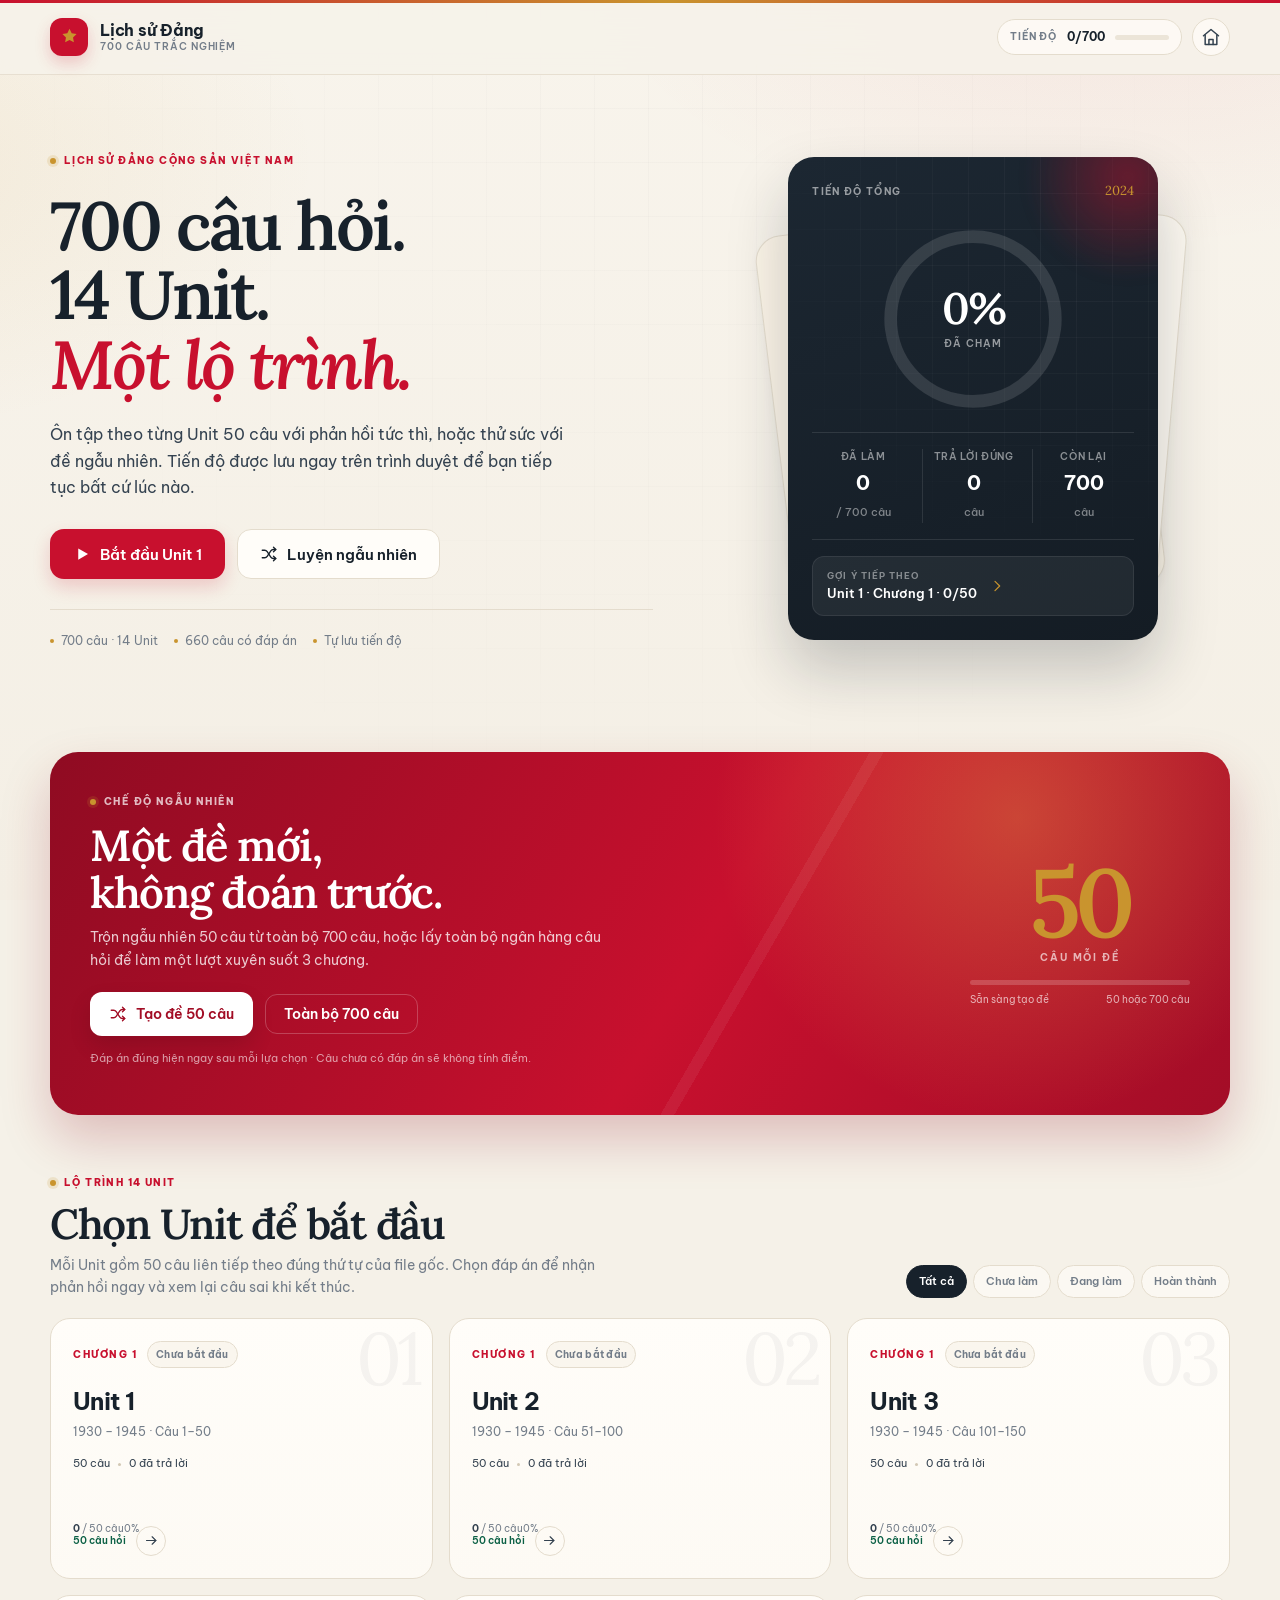
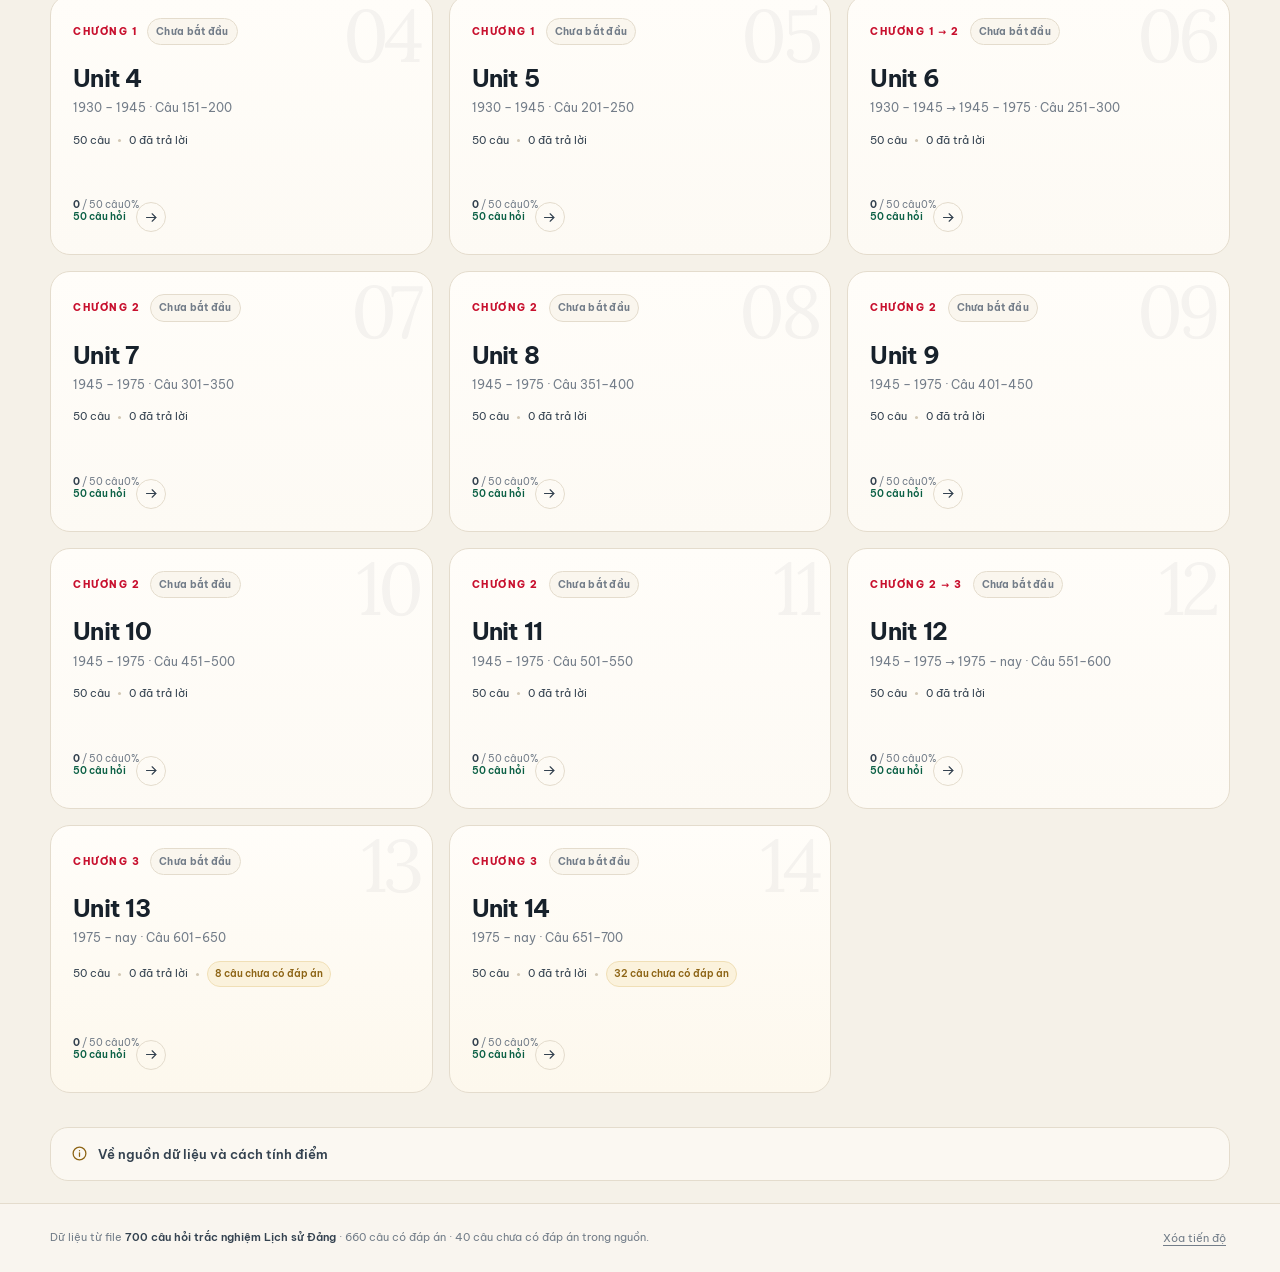
<file: index.html>
<!DOCTYPE html>
<html lang="vi">
<head>
  <meta charset="UTF-8">
  <meta name="viewport" content="width=device-width, initial-scale=1.0">
  <title>Lịch sử Đảng · 700 câu trắc nghiệm</title>
  <meta name="description" content="Ôn tập 700 câu hỏi trắc nghiệm Lịch sử Đảng Cộng sản Việt Nam theo 14 Unit, có phản hồi tức thì, chế độ ngẫu nhiên và tự lưu tiến độ.">
  <meta name="theme-color" content="#f6f2ea">
  <link rel="icon" href="data:image/svg+xml,%3Csvg xmlns='http://www.w3.org/2000/svg' viewBox='0 0 64 64'%3E%3Crect width='64' height='64' rx='14' fill='%23c8102e'/%3E%3Cpath d='M32 12l5.6 11.4 12.6 1.8-9.1 8.9 2.1 12.5L32 40.7l-11.2 5.9 2.1-12.5-9.1-8.9 12.6-1.8z' fill='%23f2c14e'/%3E%3C/svg%3E">
  <link rel="preconnect" href="https://fonts.googleapis.com">
  <link rel="preconnect" href="https://fonts.gstatic.com" crossorigin>
  <link href="https://fonts.googleapis.com/css2?family=Be+Vietnam+Pro:wght@400;500;600;700;800&family=Lora:ital,wght@0,500;0,600;1,500;1,600&display=swap" rel="stylesheet">
  <link rel="stylesheet" href="assets/styles.css">
</head>
<body>
  <div class="page-glow" aria-hidden="true"></div>

  <header class="site-header">
    <div class="container header-inner">
      <button class="brand" type="button" data-action="home" aria-label="Về trang chủ">
        <span class="brand-mark" aria-hidden="true">
          <svg viewBox="0 0 24 24" fill="none">
            <path d="M12 3.6l2.1 4.3 4.7.7-3.4 3.3.8 4.7L12 14.4l-4.2 2.2.8-4.7-3.4-3.3 4.7-.7L12 3.6z" fill="currentColor"/>
          </svg>
        </span>
        <span class="brand-text">
          <span class="brand-title">Lịch sử Đảng</span>
          <span class="brand-sub">700 câu trắc nghiệm</span>
        </span>
      </button>

      <div class="header-right">
        <button class="header-progress" type="button" data-action="home" aria-label="Tiến độ tổng">
          <span class="header-progress-label">Tiến độ</span>
          <span class="header-progress-value" id="header-progress-value">0/700</span>
          <span class="header-progress-bar" aria-hidden="true"><span id="header-progress-fill"></span></span>
        </button>
        <button class="icon-btn header-home" type="button" data-action="home" aria-label="Trang chủ">
          <span class="icon" aria-hidden="true">
            <svg viewBox="0 0 24 24" fill="none" stroke="currentColor" stroke-width="1.8" stroke-linecap="round" stroke-linejoin="round">
              <path d="M3 10.5L12 3l9 7.5"/><path d="M5 9.5V21h14V9.5"/><path d="M9.5 21v-6h5v6"/>
            </svg>
          </span>
        </button>
      </div>
    </div>
  </header>

  <main id="app" class="app" tabindex="-1"></main>

  <footer class="site-footer">
    <div class="container footer-inner">
      <p class="footer-note">
        Dữ liệu từ file <strong>700 câu hỏi trắc nghiệm Lịch sử Đảng</strong> · 660 câu có đáp án · 40 câu chưa có đáp án trong nguồn.
      </p>
      <button class="footer-reset" type="button" data-action="reset-progress">Xóa tiến độ</button>
    </div>
  </footer>

  <div id="toast-root" class="toast-root" aria-live="polite" aria-atomic="true"></div>
  <div id="modal-root"></div>

  <noscript>
    <div class="noscript">Website cần JavaScript để hoạt động. Vui lòng bật JavaScript trong trình duyệt.</div>
  </noscript>

  <script src="assets/data.js"></script>
  <script src="assets/app.js"></script>
</body>
</html>
</file>
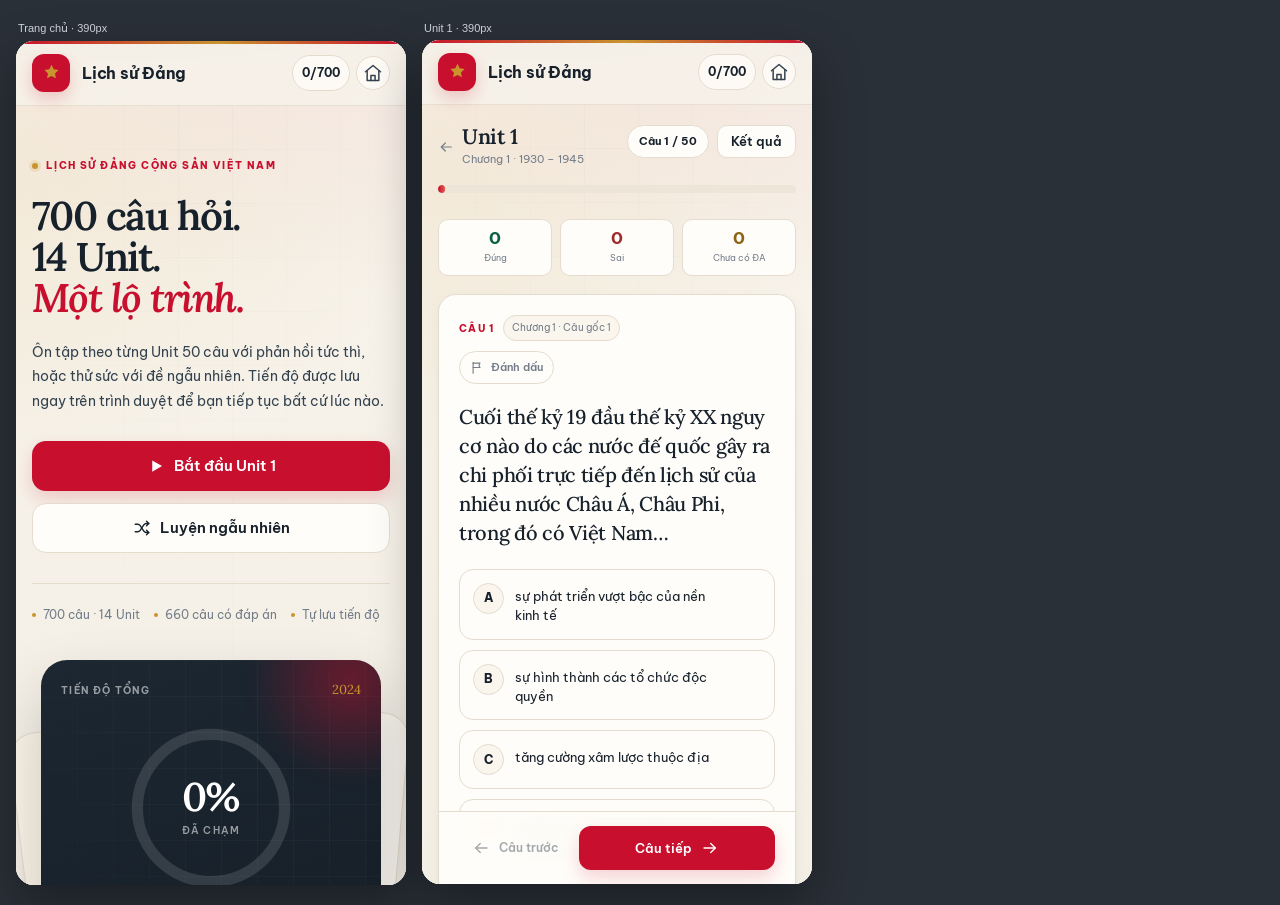
<file: _preview-mobile.html>
<!DOCTYPE html>
<html lang="vi">
<head>
  <meta charset="UTF-8">
  <title>Mobile preview</title>
  <style>
    body { margin: 0; padding: 16px; background: #2a3038; display: flex; gap: 16px; align-items: flex-start; font-family: sans-serif; }
    figure { margin: 0; }
    figcaption { color: #cfd6df; font-size: 11px; padding: 6px 2px; }
    iframe { width: 390px; height: 844px; border: 0; border-radius: 18px; background: #f5f1e8; box-shadow: 0 20px 50px rgba(0,0,0,.35); }
  </style>
</head>
<body>
  <figure><figcaption>Trang chủ · 390px</figcaption><iframe src="index.html#/" title="Trang chủ"></iframe></figure>
  <figure><figcaption>Unit 1 · 390px</figcaption><iframe src="index.html#/unit/1" title="Unit 1"></iframe></figure>
</body>
</html>
</file>
<file: assets/styles.css>
/* =========================================================
   Lịch sử Đảng — 700 câu trắc nghiệm
   Design tokens
   ========================================================= */
:root {
  --bg: #f5f1e8;
  --bg-2: #ece5d8;
  --surface: #fffdf9;
  --surface-2: #faf6ee;
  --ink: #17212b;
  --ink-2: #344250;
  --muted: #737d89;
  --muted-2: #9aa2ab;
  --line: #e4dccd;
  --line-strong: #d3c8b5;
  --red: #c8102e;
  --red-2: #a20d25;
  --red-soft: #fbe9ec;
  --gold: #c9942e;
  --gold-2: #8d6415;
  --gold-soft: #fbf2dc;
  --green: #0e7a57;
  --green-2: #0b6045;
  --green-soft: #e6f4ee;
  --danger: #c0393b;
  --danger-2: #9e2b2d;
  --danger-soft: #fbeaea;
  --blue: #2458a6;
  --blue-soft: #eaf0fa;
  --shadow-sm: 0 1px 2px rgba(23, 33, 43, 0.04), 0 6px 16px rgba(23, 33, 43, 0.045);
  --shadow-md: 0 14px 34px rgba(23, 33, 43, 0.08);
  --shadow-lg: 0 30px 70px rgba(23, 33, 43, 0.14);
  --r-lg: 26px;
  --r-md: 18px;
  --r-sm: 12px;
  --font-sans: "Be Vietnam Pro", "Segoe UI", system-ui, -apple-system, sans-serif;
  --font-serif: "Lora", Georgia, "Times New Roman", serif;
}

/* =========================================================
   Base
   ========================================================= */
*,
*::before,
*::after {
  box-sizing: border-box;
}

html {
  scroll-behavior: smooth;
}

body {
  min-height: 100vh;
  margin: 0;
  background: var(--bg);
  color: var(--ink);
  font-family: var(--font-sans);
  font-size: 15px;
  line-height: 1.6;
  -webkit-font-smoothing: antialiased;
  text-rendering: optimizeLegibility;
}

body::before {
  content: "";
  position: fixed;
  inset: 0;
  z-index: -2;
  pointer-events: none;
  background:
    radial-gradient(900px 520px at 88% -8%, rgba(200, 16, 46, 0.07), transparent 62%),
    radial-gradient(760px 440px at -12% 18%, rgba(201, 148, 46, 0.1), transparent 62%),
    linear-gradient(180deg, #f8f4ec 0%, #f4efe5 100%);
}

body::after {
  content: "";
  position: fixed;
  top: 0;
  left: 0;
  right: 0;
  height: 3px;
  z-index: 100;
  background: linear-gradient(90deg, var(--red) 0%, var(--gold) 52%, var(--red) 100%);
}

.page-glow {
  position: fixed;
  inset: 0;
  z-index: -1;
  pointer-events: none;
  background-image:
    linear-gradient(rgba(23, 33, 43, 0.022) 1px, transparent 1px),
    linear-gradient(90deg, rgba(23, 33, 43, 0.022) 1px, transparent 1px);
  background-size: 54px 54px;
  mask-image: radial-gradient(ellipse at 50% 0%, #000 0%, transparent 72%);
  -webkit-mask-image: radial-gradient(ellipse at 50% 0%, #000 0%, transparent 72%);
}

button {
  font: inherit;
}

button,
a {
  -webkit-tap-highlight-color: transparent;
}

img,
svg {
  display: block;
}

:focus-visible {
  outline: 3px solid rgba(200, 16, 46, 0.24);
  outline-offset: 2px;
}

.container {
  width: min(1180px, calc(100% - 48px));
  margin-inline: auto;
}

.app {
  min-height: calc(100vh - 74px - 90px);
  outline: none;
}

.screen {
  animation: fadeUp 0.4s cubic-bezier(0.22, 1, 0.36, 1) both;
}

.icon {
  display: inline-flex;
  width: 20px;
  height: 20px;
  flex: 0 0 auto;
}

.icon svg {
  width: 100%;
  height: 100%;
  display: block;
}

/* =========================================================
   Header
   ========================================================= */
.site-header {
  position: sticky;
  top: 0;
  z-index: 50;
  background: rgba(246, 242, 234, 0.84);
  border-bottom: 1px solid rgba(228, 220, 205, 0.85);
  backdrop-filter: blur(18px);
  -webkit-backdrop-filter: blur(18px);
}

.header-inner {
  display: flex;
  align-items: center;
  justify-content: space-between;
  gap: 20px;
  height: 74px;
}

.brand {
  display: flex;
  align-items: center;
  gap: 12px;
  padding: 0;
  border: 0;
  background: none;
  color: var(--ink);
  text-align: left;
  cursor: pointer;
}

.brand-mark {
  width: 38px;
  height: 38px;
  display: grid;
  place-items: center;
  border-radius: 12px;
  background: var(--red);
  color: var(--gold);
  box-shadow: 0 7px 16px rgba(200, 16, 46, 0.2);
}

.brand-mark svg {
  width: 25px;
  height: 25px;
}

.brand-text {
  display: flex;
  flex-direction: column;
  line-height: 1.15;
}

.brand-title {
  font-size: 16px;
  font-weight: 700;
  letter-spacing: -0.015em;
}

.brand-sub {
  margin-top: 2px;
  font-size: 10px;
  font-weight: 600;
  letter-spacing: 0.09em;
  text-transform: uppercase;
  color: var(--muted);
}

.header-right {
  display: flex;
  align-items: center;
  gap: 10px;
}

.header-progress {
  display: flex;
  align-items: center;
  gap: 10px;
  padding: 7px 12px;
  border: 1px solid var(--line);
  border-radius: 999px;
  background: rgba(255, 253, 249, 0.72);
  color: var(--ink);
  cursor: pointer;
  transition: background 0.18s ease, border-color 0.18s ease;
}

.header-progress:hover {
  border-color: var(--line-strong);
  background: var(--surface);
}

.header-progress-label {
  font-size: 10px;
  font-weight: 700;
  letter-spacing: 0.08em;
  text-transform: uppercase;
  color: var(--muted);
}

.header-progress-value {
  font-size: 12px;
  font-weight: 700;
  font-variant-numeric: tabular-nums;
}

.header-progress-bar {
  width: 54px;
  height: 5px;
  overflow: hidden;
  border-radius: 999px;
  background: var(--bg-2);
}

.header-progress-bar span {
  display: block;
  width: 0;
  height: 100%;
  border-radius: inherit;
  background: linear-gradient(90deg, var(--red), var(--gold));
  transition: width 0.5s cubic-bezier(0.22, 1, 0.36, 1);
}

.icon-btn {
  width: 38px;
  height: 38px;
  display: grid;
  place-items: center;
  border: 1px solid var(--line);
  border-radius: 50%;
  background: rgba(255, 253, 249, 0.72);
  color: var(--ink-2);
  cursor: pointer;
  transition: background 0.18s ease, border-color 0.18s ease, color 0.18s ease;
}

.icon-btn:hover {
  border-color: var(--line-strong);
  background: var(--surface);
  color: var(--red);
}

/* =========================================================
   Buttons & labels
   ========================================================= */
.btn {
  display: inline-flex;
  align-items: center;
  justify-content: center;
  gap: 9px;
  padding: 12px 18px;
  border: 1px solid transparent;
  border-radius: 12px;
  font-size: 14px;
  font-weight: 600;
  line-height: 1;
  text-decoration: none;
  white-space: nowrap;
  cursor: pointer;
  transition: background 0.18s ease, border-color 0.18s ease, color 0.18s ease,
    transform 0.18s ease, box-shadow 0.18s ease;
}

.btn .icon {
  width: 18px;
  height: 18px;
}

.btn-primary {
  background: var(--red);
  color: #fff;
  box-shadow: 0 8px 18px rgba(200, 16, 46, 0.18);
}

.btn-primary:hover {
  background: var(--red-2);
  transform: translateY(-1px);
  box-shadow: 0 12px 24px rgba(200, 16, 46, 0.24);
}

.btn-secondary {
  border-color: var(--line);
  background: var(--surface);
  color: var(--ink);
}

.btn-secondary:hover {
  border-color: var(--line-strong);
  background: var(--surface-2);
}

.btn-ghost {
  border-color: transparent;
  background: transparent;
  color: var(--ink-2);
}

.btn-ghost:hover {
  background: rgba(23, 33, 43, 0.055);
  color: var(--ink);
}

.btn-danger {
  background: var(--danger);
  color: #fff;
}

.btn-danger:hover {
  background: var(--danger-2);
}

.btn-lg {
  padding: 15px 22px;
  border-radius: 14px;
  font-size: 15px;
}

.btn-sm {
  padding: 9px 13px;
  border-radius: 10px;
  font-size: 12.5px;
}

.btn-block {
  width: 100%;
}

.btn:disabled {
  opacity: 0.45;
  cursor: not-allowed;
  transform: none !important;
  box-shadow: none;
}

.eyebrow {
  display: inline-flex;
  align-items: center;
  gap: 8px;
  font-size: 10px;
  font-weight: 800;
  letter-spacing: 0.14em;
  text-transform: uppercase;
  color: var(--red);
}

.eyebrow .dot {
  width: 6px;
  height: 6px;
  border-radius: 50%;
  background: var(--gold);
  box-shadow: 0 0 0 3px rgba(201, 148, 46, 0.16);
}

/* =========================================================
   Home — hero
   ========================================================= */
.hero {
  display: grid;
  grid-template-columns: minmax(0, 1.08fr) minmax(340px, 0.92fr);
  gap: 64px;
  align-items: center;
  padding: 72px 0 54px;
}

.hero-copy {
  max-width: 630px;
}

.hero-title {
  margin: 20px 0 22px;
  font-family: var(--font-serif);
  font-size: clamp(44px, 5.4vw, 68px);
  font-weight: 600;
  line-height: 1.02;
  letter-spacing: -0.038em;
}

.hero-title em {
  color: var(--red);
  font-style: italic;
}

.hero-desc {
  max-width: 520px;
  margin: 0 0 28px;
  color: var(--ink-2);
  font-size: 15.5px;
  line-height: 1.72;
}

.hero-actions {
  display: flex;
  flex-wrap: wrap;
  gap: 12px;
}

.hero-meta {
  display: flex;
  flex-wrap: wrap;
  gap: 16px;
  margin-top: 30px;
  padding-top: 22px;
  border-top: 1px solid var(--line);
  color: var(--muted);
  font-size: 11.5px;
}

.hero-meta span {
  display: inline-flex;
  align-items: center;
  gap: 7px;
}

.hero-meta span::before {
  content: "";
  width: 4px;
  height: 4px;
  border-radius: 50%;
  background: var(--gold);
}

.hero-visual {
  position: relative;
  min-height: 430px;
  display: flex;
  align-items: center;
  justify-content: center;
}

.hero-card-back {
  position: absolute;
  width: min(100%, 370px);
  height: 392px;
  border: 1px solid var(--line);
  border-radius: 26px;
  background: var(--surface);
  box-shadow: var(--shadow-sm);
}

.hero-card-back--1 {
  transform: rotate(-7deg) translate(-14px, 10px);
  background: #fbf4e7;
}

.hero-card-back--2 {
  transform: rotate(5deg) translate(14px, -4px);
  background: #fdf9f1;
}

.hero-card {
  position: relative;
  width: min(100%, 370px);
  min-height: 400px;
  padding: 24px;
  overflow: hidden;
  border-radius: 26px;
  background: linear-gradient(160deg, #1c2732 0%, #141c24 100%);
  color: #fff;
  box-shadow: 0 30px 60px rgba(23, 33, 43, 0.22);
}

.hero-card::before {
  content: "";
  position: absolute;
  inset: 0;
  pointer-events: none;
  background-image:
    linear-gradient(rgba(255, 255, 255, 0.045) 1px, transparent 1px),
    linear-gradient(90deg, rgba(255, 255, 255, 0.045) 1px, transparent 1px);
  background-size: 36px 36px;
  mask-image: radial-gradient(circle at 70% 20%, #000 0%, transparent 70%);
  -webkit-mask-image: radial-gradient(circle at 70% 20%, #000 0%, transparent 70%);
}

.hero-card::after {
  content: "";
  position: absolute;
  top: -90px;
  right: -80px;
  width: 220px;
  height: 220px;
  pointer-events: none;
  border-radius: 50%;
  background: radial-gradient(circle, rgba(200, 16, 46, 0.45), transparent 65%);
  filter: blur(8px);
}

.hero-card-top {
  position: relative;
  z-index: 1;
  display: flex;
  align-items: center;
  justify-content: space-between;
}

.hero-card-label {
  color: rgba(255, 255, 255, 0.55);
  font-size: 9.5px;
  font-weight: 700;
  letter-spacing: 0.14em;
  text-transform: uppercase;
}

.hero-card-year {
  color: var(--gold);
  font-family: var(--font-serif);
  font-size: 13px;
}

.hero-ring {
  position: relative;
  z-index: 1;
  width: 190px;
  height: 190px;
  margin: 22px auto 18px;
  display: grid;
  place-items: center;
}

.hero-ring svg {
  position: absolute;
  inset: 0;
  width: 100%;
  height: 100%;
  transform: rotate(-90deg);
}

.hero-ring .ring-track {
  fill: none;
  stroke: rgba(255, 255, 255, 0.12);
  stroke-width: 8;
}

.hero-ring .ring-value {
  fill: none;
  stroke: var(--gold);
  stroke-width: 8;
  stroke-linecap: round;
  transition: stroke-dashoffset 1s cubic-bezier(0.22, 1, 0.36, 1);
}

.hero-ring-label {
  text-align: center;
}

.hero-ring-label strong {
  display: block;
  font-family: var(--font-serif);
  font-size: 44px;
  font-weight: 600;
  line-height: 1;
  letter-spacing: -0.04em;
}

.hero-ring-label span {
  display: block;
  margin-top: 6px;
  color: rgba(255, 255, 255, 0.55);
  font-size: 9.5px;
  font-weight: 600;
  letter-spacing: 0.12em;
  text-transform: uppercase;
}

.hero-card-stats {
  position: relative;
  z-index: 1;
  display: grid;
  grid-template-columns: repeat(3, 1fr);
  gap: 8px;
  padding: 16px 0;
  border-top: 1px solid rgba(255, 255, 255, 0.1);
  border-bottom: 1px solid rgba(255, 255, 255, 0.1);
}

.hero-stat {
  text-align: center;
}

.hero-stat + .hero-stat {
  border-left: 1px solid rgba(255, 255, 255, 0.1);
}

.hero-stat span {
  display: block;
  color: rgba(255, 255, 255, 0.5);
  font-size: 9.5px;
  font-weight: 600;
  letter-spacing: 0.07em;
  text-transform: uppercase;
}

.hero-stat strong {
  display: block;
  margin-top: 3px;
  font-size: 20px;
  font-weight: 700;
  font-variant-numeric: tabular-nums;
}

.hero-stat small {
  color: rgba(255, 255, 255, 0.45);
  font-size: 11px;
  font-weight: 500;
}

.hero-card-next {
  position: relative;
  z-index: 1;
  display: flex;
  align-items: center;
  gap: 12px;
  margin-top: 16px;
  padding: 12px 14px;
  border: 1px solid rgba(255, 255, 255, 0.08);
  border-radius: 12px;
  background: rgba(255, 255, 255, 0.06);
}

.hero-card-next-label {
  color: rgba(255, 255, 255, 0.45);
  font-size: 9px;
  font-weight: 700;
  letter-spacing: 0.12em;
  text-transform: uppercase;
}

.hero-card-next-title {
  flex: 1;
  min-width: 0;
  overflow: hidden;
  text-overflow: ellipsis;
  white-space: nowrap;
  font-size: 12.5px;
  font-weight: 600;
}

.hero-card-next .icon {
  width: 16px;
  height: 16px;
  color: var(--gold);
}

/* =========================================================
   Random banner
   ========================================================= */
.random-banner {
  position: relative;
  display: grid;
  grid-template-columns: minmax(0, 1fr) 220px;
  gap: 28px;
  align-items: center;
  margin: 48px 0 54px;
  padding: 36px 40px;
  overflow: hidden;
  border-radius: 28px;
  background: linear-gradient(120deg, #8f0b22 0%, #c8102e 55%, #a30d27 100%);
  color: #fff;
  box-shadow: 0 24px 50px rgba(143, 11, 34, 0.22);
}

.random-banner::before {
  content: "";
  position: absolute;
  inset: 0;
  pointer-events: none;
  background:
    radial-gradient(circle at 82% 18%, rgba(242, 193, 78, 0.3), transparent 30%),
    linear-gradient(120deg, transparent 0 59%, rgba(255, 255, 255, 0.06) 59% 60%, transparent 60%);
}

.random-copy {
  position: relative;
  z-index: 1;
  max-width: 640px;
}

.random-eyebrow {
  color: rgba(255, 255, 255, 0.72);
}

.random-eyebrow .dot {
  background: var(--gold);
}

.random-title {
  margin: 10px 0;
  font-family: var(--font-serif);
  font-size: clamp(30px, 3.4vw, 44px);
  font-weight: 600;
  line-height: 1.08;
  letter-spacing: -0.03em;
}

.random-desc {
  max-width: 530px;
  margin: 0 0 20px;
  color: rgba(255, 255, 255, 0.78);
  font-size: 13.5px;
  line-height: 1.7;
}

.random-actions {
  display: flex;
  flex-wrap: wrap;
  align-items: center;
  gap: 12px;
}

.random-actions .btn-primary {
  background: #fff;
  color: var(--red-2);
  box-shadow: 0 10px 22px rgba(0, 0, 0, 0.12);
}

.random-actions .btn-primary:hover {
  background: #fff7e8;
  color: var(--red-2);
}

.random-actions .btn-ghost {
  border-color: rgba(255, 255, 255, 0.22);
  color: #fff;
}

.random-actions .btn-ghost:hover {
  background: rgba(255, 255, 255, 0.1);
}

.random-note {
  margin-top: 14px;
  color: rgba(255, 255, 255, 0.6);
  font-size: 11px;
}

.random-visual {
  position: relative;
  z-index: 1;
  display: flex;
  flex-direction: column;
  align-items: center;
  justify-content: center;
}

.random-number {
  color: var(--gold);
  font-family: var(--font-serif);
  font-size: 96px;
  font-weight: 600;
  line-height: 0.9;
  letter-spacing: -0.06em;
}

.random-number small {
  display: block;
  margin-top: 8px;
  color: rgba(255, 255, 255, 0.65);
  font-family: var(--font-sans);
  font-size: 10px;
  font-weight: 700;
  letter-spacing: 0.18em;
  text-align: center;
  text-transform: uppercase;
}

.random-progress {
  width: 100%;
  margin-top: 18px;
}

.random-progress-bar {
  height: 5px;
  overflow: hidden;
  border-radius: 999px;
  background: rgba(255, 255, 255, 0.18);
}

.random-progress-bar span {
  display: block;
  height: 100%;
  border-radius: inherit;
  background: var(--gold);
}

.random-progress-text {
  display: flex;
  justify-content: space-between;
  gap: 10px;
  margin-top: 7px;
  color: rgba(255, 255, 255, 0.65);
  font-size: 10px;
}

/* =========================================================
   Unit section
   ========================================================= */
.units-section {
  padding-bottom: 22px;
}

.section-head {
  display: flex;
  align-items: flex-end;
  justify-content: space-between;
  gap: 24px;
  margin-bottom: 22px;
}

.section-title {
  margin: 8px 0;
  font-family: var(--font-serif);
  font-size: clamp(30px, 3.4vw, 42px);
  font-weight: 600;
  line-height: 1.1;
  letter-spacing: -0.03em;
}

.section-desc {
  max-width: 570px;
  margin: 0;
  color: var(--muted);
  font-size: 13.5px;
}

.units-head {
  display: flex;
  align-items: flex-end;
  justify-content: space-between;
  gap: 20px;
  margin-bottom: 20px;
}

.filter-pills {
  display: flex;
  flex-wrap: wrap;
  gap: 6px;
}

.filter-pill {
  padding: 7px 12px;
  border: 1px solid var(--line);
  border-radius: 999px;
  background: rgba(255, 253, 249, 0.6);
  color: var(--muted);
  font-size: 11px;
  font-weight: 600;
  cursor: pointer;
  transition: background 0.18s ease, border-color 0.18s ease, color 0.18s ease;
}

.filter-pill:hover {
  border-color: var(--line-strong);
  color: var(--ink);
}

.filter-pill.is-active {
  border-color: var(--ink);
  background: var(--ink);
  color: #fff;
}

.unit-grid {
  display: grid;
  grid-template-columns: repeat(3, minmax(0, 1fr));
  gap: 16px;
}

.unit-card {
  position: relative;
  display: flex;
  flex-direction: column;
  min-height: 218px;
  padding: 22px;
  overflow: hidden;
  border: 1px solid var(--line);
  border-radius: 20px;
  background: linear-gradient(180deg, var(--surface) 0%, #fdfaf4 100%);
  color: var(--ink);
  text-align: left;
  cursor: pointer;
  transition: transform 0.2s ease, box-shadow 0.2s ease, border-color 0.2s ease;
}

.unit-card:hover {
  transform: translateY(-3px);
  border-color: #d9c9b4;
  box-shadow: 0 18px 36px rgba(23, 33, 43, 0.09);
}

.unit-card:hover .unit-arrow {
  transform: translateX(2px);
  border-color: var(--red);
  background: var(--red);
  color: #fff;
}

.unit-card.is-complete {
  border-color: #cfe5da;
}

.unit-card.is-complete .unit-progress-bar span {
  background: linear-gradient(90deg, var(--green), #28a57b);
}

.unit-card.is-doing {
  border-color: #d9d3c6;
}

.unit-card.is-missing {
  background: linear-gradient(180deg, #fffdf9 0%, #fdf8ed 100%);
}

.unit-watermark {
  position: absolute;
  top: 2px;
  right: 12px;
  pointer-events: none;
  color: rgba(23, 33, 43, 0.045);
  font-family: var(--font-serif);
  font-size: 74px;
  line-height: 1;
  letter-spacing: -0.06em;
}

.unit-card-top {
  position: relative;
  z-index: 1;
  display: flex;
  align-items: center;
  justify-content: space-between;
  gap: 10px;
}

.unit-kicker {
  color: var(--red);
  font-size: 9.5px;
  font-weight: 800;
  letter-spacing: 0.16em;
  text-transform: uppercase;
}

.unit-status {
  padding: 5px 8px;
  border: 1px solid var(--line);
  border-radius: 999px;
  background: var(--surface-2);
  color: var(--muted);
  font-size: 9.5px;
  font-weight: 700;
  letter-spacing: 0.03em;
  white-space: nowrap;
}

.unit-status.is-doing {
  border-color: #cfdcf3;
  background: var(--blue-soft);
  color: var(--blue);
}

.unit-status.is-done {
  border-color: #c8e8dc;
  background: var(--green-soft);
  color: var(--green-2);
}

.unit-title {
  position: relative;
  z-index: 1;
  margin: 14px 0 2px;
  font-size: 24px;
  font-weight: 700;
  letter-spacing: -0.03em;
}

.unit-sub {
  position: relative;
  z-index: 1;
  margin: 0;
  color: var(--muted);
  font-size: 11.5px;
}

.unit-meta {
  position: relative;
  z-index: 1;
  display: flex;
  flex-wrap: wrap;
  align-items: center;
  gap: 8px;
  margin-top: 14px;
  color: var(--ink-2);
  font-size: 11px;
}

.unit-meta .dot-sep {
  width: 3px;
  height: 3px;
  border-radius: 50%;
  background: var(--line-strong);
}

.unit-progress {
  position: relative;
  z-index: 1;
  margin-top: auto;
  padding-top: 18px;
}

.unit-progress-bar {
  height: 6px;
  overflow: hidden;
  border-radius: 999px;
  background: var(--bg-2);
}

.unit-progress-bar span {
  display: block;
  height: 100%;
  border-radius: inherit;
  background: linear-gradient(90deg, var(--red), #e05a4e);
  transition: width 0.5s cubic-bezier(0.22, 1, 0.36, 1);
}

.unit-progress-text {
  display: flex;
  align-items: center;
  justify-content: space-between;
  margin-top: 7px;
  color: var(--muted);
  font-size: 10px;
  font-variant-numeric: tabular-nums;
}

.unit-progress-text strong {
  color: var(--ink-2);
  font-weight: 700;
}

.unit-footer {
  position: relative;
  z-index: 1;
  display: flex;
  align-items: center;
  justify-content: space-between;
  gap: 10px;
  min-height: 30px;
  margin-top: 12px;
}

.unit-best {
  color: var(--green-2);
  font-size: 10px;
  font-weight: 600;
}

.unit-missing {
  display: inline-flex;
  align-items: center;
  gap: 4px;
  padding: 4px 7px;
  border: 1px solid #f0dfb6;
  border-radius: 999px;
  background: var(--gold-soft);
  color: var(--gold-2);
  font-size: 9.5px;
  font-weight: 600;
}

.unit-arrow {
  width: 30px;
  height: 30px;
  display: grid;
  place-items: center;
  flex: 0 0 auto;
  border: 1px solid var(--line);
  border-radius: 50%;
  color: var(--ink-2);
  transition: transform 0.18s ease, background 0.18s ease, border-color 0.18s ease,
    color 0.18s ease;
}

.unit-arrow .icon {
  width: 15px;
  height: 15px;
}

/* =========================================================
   Source note
   ========================================================= */
.source-note {
  margin-top: 34px;
  overflow: hidden;
  border: 1px solid var(--line);
  border-radius: 18px;
  background: rgba(255, 253, 249, 0.6);
}

.source-note summary {
  display: flex;
  align-items: center;
  gap: 10px;
  padding: 16px 20px;
  color: var(--ink-2);
  font-size: 12.5px;
  font-weight: 600;
  list-style: none;
  cursor: pointer;
}

.source-note summary::-webkit-details-marker {
  display: none;
}

.source-note summary .icon {
  width: 17px;
  height: 17px;
  color: var(--gold-2);
}

.source-note[open] summary {
  border-bottom: 1px solid var(--line);
}

.source-note-content {
  display: grid;
  gap: 14px;
  padding: 18px 20px 20px;
}

.source-note-grid {
  display: grid;
  grid-template-columns: repeat(3, 1fr);
  gap: 10px;
}

.source-stat {
  padding: 12px 14px;
  border: 1px solid var(--line);
  border-radius: 12px;
  background: var(--surface-2);
}

.source-stat strong {
  display: block;
  font-size: 20px;
  line-height: 1;
  font-variant-numeric: tabular-nums;
}

.source-stat span {
  display: block;
  margin-top: 4px;
  color: var(--muted);
  font-size: 10px;
}

.source-note p {
  margin: 0;
  color: var(--muted);
  font-size: 12px;
  line-height: 1.7;
}

.source-note p strong {
  color: var(--ink-2);
  font-weight: 600;
}

/* =========================================================
   Quiz
   ========================================================= */
.quiz-screen {
  padding: 30px 0 70px;
}

.quiz-top {
  display: flex;
  align-items: center;
  justify-content: space-between;
  gap: 18px;
  margin-bottom: 16px;
}

.quiz-top-left {
  display: flex;
  align-items: center;
  gap: 14px;
  min-width: 0;
}

.quiz-back {
  display: inline-flex;
  align-items: center;
  gap: 6px;
  padding: 6px 0;
  border: 0;
  background: transparent;
  color: var(--muted);
  font-size: 12px;
  font-weight: 600;
  cursor: pointer;
}

.quiz-back:hover {
  color: var(--ink);
}

.quiz-back .icon {
  width: 16px;
  height: 16px;
}

.quiz-heading {
  min-width: 0;
}

.quiz-title {
  margin: 0;
  font-family: var(--font-serif);
  font-size: 24px;
  font-weight: 600;
  line-height: 1.15;
  letter-spacing: -0.02em;
}

.quiz-sub {
  margin: 2px 0 0;
  color: var(--muted);
  font-size: 11px;
}

.quiz-top-right {
  display: flex;
  align-items: center;
  gap: 8px;
}

.quiz-counter {
  padding: 7px 11px;
  border: 1px solid var(--line);
  border-radius: 999px;
  background: var(--surface);
  font-size: 11.5px;
  font-weight: 700;
  font-variant-numeric: tabular-nums;
  white-space: nowrap;
}

.quiz-nav-btn {
  display: none;
}

.quiz-progress {
  height: 8px;
  margin-bottom: 26px;
  overflow: hidden;
  border-radius: 999px;
  background: var(--bg-2);
}

.quiz-progress span {
  display: block;
  height: 100%;
  border-radius: inherit;
  background: linear-gradient(90deg, var(--red), #e05a4e);
  transition: width 0.45s cubic-bezier(0.22, 1, 0.36, 1);
}

.quiz-layout {
  display: grid;
  grid-template-columns: minmax(0, 1fr) 286px;
  gap: 24px;
  align-items: start;
}

.quiz-main {
  min-width: 0;
}

.question-card {
  position: relative;
  padding: 30px;
  border: 1px solid var(--line);
  border-radius: 24px;
  background: var(--surface);
  box-shadow: var(--shadow-sm);
}

.question-top {
  display: flex;
  align-items: flex-start;
  justify-content: space-between;
  gap: 16px;
  margin-bottom: 18px;
}

.question-tags {
  display: flex;
  flex-wrap: wrap;
  align-items: center;
  gap: 8px;
}

.question-kicker {
  color: var(--red);
  font-size: 9.5px;
  font-weight: 800;
  letter-spacing: 0.14em;
  text-transform: uppercase;
}

.chapter-tag {
  padding: 4px 8px;
  border: 1px solid var(--line);
  border-radius: 999px;
  background: var(--surface-2);
  color: var(--muted);
  font-size: 10px;
}

.source-tag {
  padding: 4px 8px;
  border: 1px solid #f0dfb6;
  border-radius: 999px;
  background: var(--gold-soft);
  color: var(--gold-2);
  font-size: 9.5px;
  font-weight: 600;
}

.mark-btn {
  display: inline-flex;
  align-items: center;
  gap: 6px;
  flex: 0 0 auto;
  padding: 7px 10px;
  border: 1px solid var(--line);
  border-radius: 999px;
  background: var(--surface);
  color: var(--muted);
  font-size: 10.5px;
  font-weight: 600;
  cursor: pointer;
  transition: background 0.18s ease, border-color 0.18s ease, color 0.18s ease;
}

.mark-btn:hover,
.mark-btn.is-marked {
  border-color: #e6d3a8;
  background: var(--gold-soft);
  color: var(--gold-2);
}

.mark-btn .icon {
  width: 15px;
  height: 15px;
}

.question-text {
  margin: 0 0 22px;
  color: var(--ink);
  font-family: var(--font-serif);
  font-size: clamp(20px, 2.2vw, 25px);
  font-weight: 500;
  line-height: 1.42;
  letter-spacing: -0.015em;
}

.question-hint {
  display: flex;
  align-items: center;
  gap: 7px;
  margin: -10px 0 16px;
  color: var(--muted);
  font-size: 11px;
}

.question-hint .icon {
  width: 14px;
  height: 14px;
  color: var(--gold-2);
}

.options {
  display: grid;
  gap: 10px;
}

.option {
  position: relative;
  display: flex;
  align-items: flex-start;
  gap: 14px;
  width: 100%;
  padding: 15px 16px;
  border: 1px solid var(--line);
  border-radius: 14px;
  background: var(--surface);
  color: var(--ink);
  text-align: left;
  cursor: pointer;
  transition: border-color 0.18s ease, background 0.18s ease, transform 0.18s ease,
    box-shadow 0.18s ease;
}

.option:hover:not(:disabled) {
  border-color: #cdbfa9;
  transform: translateY(-1px);
  box-shadow: 0 6px 14px rgba(23, 33, 43, 0.05);
}

.option:disabled {
  cursor: default;
}

.option-letter {
  width: 34px;
  height: 34px;
  display: grid;
  place-items: center;
  flex: 0 0 auto;
  border: 1px solid var(--line);
  border-radius: 50%;
  background: var(--surface-2);
  font-size: 12.5px;
  font-weight: 800;
  transition: background 0.18s ease, border-color 0.18s ease, color 0.18s ease;
}

.option-text {
  flex: 1;
  padding-top: 5px;
  font-size: 13.5px;
  line-height: 1.55;
}

.option-mark {
  width: 20px;
  height: 20px;
  display: grid;
  place-items: center;
  flex: 0 0 auto;
  margin-top: 6px;
  opacity: 0;
  transform: scale(0.7);
  transition: opacity 0.18s ease, transform 0.18s ease;
}

.option-mark .icon {
  width: 18px;
  height: 18px;
}

.option.is-correct {
  border-color: #9ed6c1;
  background: var(--green-soft);
}

.option.is-correct .option-letter {
  border-color: var(--green);
  background: var(--green);
  color: #fff;
}

.option.is-correct .option-mark {
  opacity: 1;
  transform: scale(1);
  color: var(--green-2);
}

.option.is-wrong {
  border-color: #e7b3b4;
  background: var(--danger-soft);
}

.option.is-wrong .option-letter {
  border-color: var(--danger);
  background: var(--danger);
  color: #fff;
}

.option.is-wrong .option-mark {
  opacity: 1;
  transform: scale(1);
  color: var(--danger-2);
}

.option.is-dim {
  opacity: 0.52;
}

.option.is-unscored {
  border-color: #e8cd8d;
  background: var(--gold-soft);
}

.option.is-unscored .option-letter {
  border-color: var(--gold);
  background: var(--gold);
  color: #fff;
}

.option.is-unscored .option-mark {
  opacity: 1;
  transform: scale(1);
  color: var(--gold-2);
}

.feedback {
  display: flex;
  gap: 13px;
  margin-top: 18px;
  padding: 16px 17px;
  border: 1px solid;
  border-radius: 14px;
  animation: pop 0.25s ease both;
}

.feedback--correct {
  border-color: #c8e8dc;
  background: var(--green-soft);
}

.feedback--wrong {
  border-color: #efcaca;
  background: var(--danger-soft);
}

.feedback--unscored {
  border-color: #f0dfb6;
  background: var(--gold-soft);
}

.feedback-icon {
  width: 30px;
  height: 30px;
  display: grid;
  place-items: center;
  flex: 0 0 auto;
  border-radius: 50%;
}

.feedback--correct .feedback-icon {
  background: var(--green);
  color: #fff;
}

.feedback--wrong .feedback-icon {
  background: var(--danger);
  color: #fff;
}

.feedback--unscored .feedback-icon {
  background: var(--gold);
  color: #fff;
}

.feedback-icon .icon {
  width: 17px;
  height: 17px;
}

.feedback-body {
  min-width: 0;
}

.feedback-title {
  margin: 0 0 3px;
  font-size: 13px;
  font-weight: 700;
}

.feedback--correct .feedback-title {
  color: var(--green-2);
}

.feedback--wrong .feedback-title {
  color: var(--danger-2);
}

.feedback--unscored .feedback-title {
  color: var(--gold-2);
}

.feedback-text {
  margin: 0;
  color: var(--ink-2);
  font-size: 12px;
  line-height: 1.65;
}

.feedback-text strong {
  color: var(--ink);
}

.feedback-note {
  display: block;
  margin-top: 5px;
  color: var(--muted);
  font-size: 10px;
}

.quiz-actions {
  display: flex;
  align-items: center;
  justify-content: space-between;
  gap: 12px;
  margin-top: 22px;
  padding-top: 20px;
  border-top: 1px solid var(--line);
}

.quiz-actions-left,
.quiz-actions-right {
  display: flex;
  align-items: center;
  gap: 10px;
}

.keyboard-hint {
  display: flex;
  align-items: center;
  gap: 6px;
  color: var(--muted-2);
  font-size: 10px;
}

.keyboard-hint kbd {
  padding: 2px 5px;
  border: 1px solid var(--line);
  border-bottom-width: 2px;
  border-radius: 4px;
  background: var(--surface-2);
  color: var(--ink-2);
  font-family: var(--font-sans);
  font-size: 9px;
  font-weight: 700;
}

.quiz-sidebar {
  position: sticky;
  top: 96px;
  display: grid;
  gap: 14px;
}

.sidebar-card {
  padding: 18px;
  border: 1px solid var(--line);
  border-radius: 18px;
  background: var(--surface);
  box-shadow: var(--shadow-sm);
}

.sidebar-title {
  display: flex;
  align-items: center;
  justify-content: space-between;
  gap: 10px;
  margin-bottom: 13px;
  color: var(--muted);
  font-size: 9.5px;
  font-weight: 800;
  letter-spacing: 0.12em;
  text-transform: uppercase;
}

.sidebar-title span {
  color: var(--ink);
  font-size: 10.5px;
  font-weight: 600;
  letter-spacing: 0;
  text-transform: none;
}

.sidebar-progress {
  margin-bottom: 14px;
}

.sidebar-progress-bar {
  height: 5px;
  overflow: hidden;
  border-radius: 999px;
  background: var(--bg-2);
}

.sidebar-progress-bar span {
  display: block;
  height: 100%;
  border-radius: inherit;
  background: var(--red);
}

.sidebar-progress-text {
  display: flex;
  justify-content: space-between;
  margin-top: 5px;
  color: var(--muted);
  font-size: 9.5px;
}

.sidebar-stats {
  display: grid;
  grid-template-columns: repeat(3, 1fr);
  gap: 6px;
}

.sidebar-stat {
  padding: 8px 6px;
  border-radius: 9px;
  background: var(--surface-2);
  text-align: center;
}

.sidebar-stat strong {
  display: block;
  font-size: 15px;
  line-height: 1;
  font-variant-numeric: tabular-nums;
}

.sidebar-stat span {
  display: block;
  margin-top: 4px;
  color: var(--muted);
  font-size: 8.5px;
}

.sidebar-stat--correct strong {
  color: var(--green-2);
}

.sidebar-stat--wrong strong {
  color: var(--danger-2);
}

.sidebar-stat--unscored strong {
  color: var(--gold-2);
}

.nav-grid {
  display: grid;
  grid-template-columns: repeat(5, 1fr);
  gap: 6px;
}

.nav-dot {
  position: relative;
  aspect-ratio: 1;
  border: 1px solid var(--line);
  border-radius: 8px;
  background: var(--surface);
  color: var(--muted);
  font-size: 10px;
  font-weight: 700;
  font-variant-numeric: tabular-nums;
  cursor: pointer;
  transition: transform 0.15s ease, border-color 0.15s ease, background 0.15s ease,
    color 0.15s ease;
}

.nav-dot:hover {
  transform: translateY(-1px);
  border-color: var(--line-strong);
  color: var(--ink);
}

.nav-dot.is-correct {
  border-color: #c8e8dc;
  background: var(--green-soft);
  color: var(--green-2);
}

.nav-dot.is-wrong {
  border-color: #efcaca;
  background: var(--danger-soft);
  color: var(--danger-2);
}

.nav-dot.is-unscored {
  border-color: #f0dfb6;
  background: var(--gold-soft);
  color: var(--gold-2);
}

.nav-dot.is-current {
  border-color: var(--ink);
  box-shadow: 0 0 0 2px var(--ink);
}

.nav-dot.is-marked::after {
  content: "";
  position: absolute;
  top: 3px;
  right: 3px;
  width: 4px;
  height: 4px;
  border-radius: 50%;
  background: var(--gold);
}

.nav-legend {
  display: flex;
  flex-wrap: wrap;
  gap: 8px 12px;
  margin-top: 12px;
  color: var(--muted);
  font-size: 9px;
}

.jump-row {
  display: flex;
  gap: 8px;
}

.jump-row input {
  flex: 1;
  min-width: 0;
  padding: 9px 11px;
  border: 1px solid var(--line);
  border-radius: 10px;
  background: var(--surface);
  color: var(--ink);
  font: inherit;
  font-size: 12px;
}

.jump-row input:focus {
  border-color: var(--line-strong);
  outline: none;
  box-shadow: 0 0 0 3px rgba(200, 16, 46, 0.1);
}

.jump-hint {
  margin: 8px 0 0;
  color: var(--muted);
  font-size: 10px;
  line-height: 1.5;
}

.legend-item {
  display: inline-flex;
  align-items: center;
  gap: 5px;
}

.legend-swatch {
  width: 8px;
  height: 8px;
  border: 1px solid var(--line);
  border-radius: 3px;
  background: var(--surface);
}

.legend-swatch.is-correct {
  border-color: #c8e8dc;
  background: var(--green-soft);
}

.legend-swatch.is-wrong {
  border-color: #efcaca;
  background: var(--danger-soft);
}

.legend-swatch.is-unscored {
  border-color: #f0dfb6;
  background: var(--gold-soft);
}

.quiz-mobile-stats {
  display: none;
}

.missing-banner {
  display: flex;
  align-items: flex-start;
  gap: 10px;
  margin-bottom: 18px;
  padding: 12px 14px;
  border: 1px solid #f0dfb6;
  border-radius: 12px;
  background: var(--gold-soft);
  color: var(--gold-2);
  font-size: 11px;
  line-height: 1.6;
}

.missing-banner .icon {
  width: 16px;
  height: 16px;
  margin-top: 1px;
}

/* =========================================================
   Results
   ========================================================= */
.results-screen {
  padding: 44px 0 80px;
}

.results-hero {
  display: flex;
  align-items: center;
  justify-content: space-between;
  gap: 40px;
  padding: 34px;
  border: 1px solid var(--line);
  border-radius: var(--r-lg);
  background: linear-gradient(135deg, var(--surface) 0%, #fdf8ef 100%);
  box-shadow: var(--shadow-sm);
}

.results-copy {
  min-width: 0;
}

.results-title {
  margin: 10px 0;
  font-family: var(--font-serif);
  font-size: clamp(34px, 4vw, 52px);
  font-weight: 600;
  line-height: 1.05;
  letter-spacing: -0.04em;
}

.results-sub {
  max-width: 530px;
  margin: 0;
  color: var(--muted);
  font-size: 13.5px;
  line-height: 1.7;
}

.results-ring {
  position: relative;
  width: 180px;
  height: 180px;
  display: grid;
  place-items: center;
  flex: 0 0 auto;
}

.results-ring svg {
  position: absolute;
  inset: 0;
  width: 100%;
  height: 100%;
  transform: rotate(-90deg);
}

.results-ring .ring-track {
  fill: none;
  stroke: var(--bg-2);
  stroke-width: 9;
}

.results-ring .ring-value {
  fill: none;
  stroke: var(--green);
  stroke-width: 9;
  stroke-linecap: round;
  transition: stroke-dashoffset 1s cubic-bezier(0.22, 1, 0.36, 1);
}

.results-ring.is-ok .ring-value {
  stroke: var(--gold);
}

.results-ring.is-low .ring-value {
  stroke: var(--danger);
}

.results-ring.is-zero .ring-value {
  opacity: 0;
}

.results-ring-label {
  text-align: center;
}

.results-ring-label strong {
  display: block;
  font-family: var(--font-serif);
  font-size: 42px;
  font-weight: 600;
  line-height: 1;
  letter-spacing: -0.04em;
}

.results-ring-label span {
  display: block;
  margin-top: 6px;
  color: var(--muted);
  font-size: 9.5px;
  font-weight: 600;
  letter-spacing: 0.1em;
  text-transform: uppercase;
}

.result-stats {
  display: grid;
  grid-template-columns: repeat(4, 1fr);
  gap: 12px;
  margin-top: 18px;
}

.result-stat {
  padding: 16px;
  border: 1px solid var(--line);
  border-radius: 16px;
  background: var(--surface);
}

.result-stat-value {
  display: block;
  font-size: 28px;
  font-weight: 700;
  line-height: 1;
  font-variant-numeric: tabular-nums;
}

.result-stat-label {
  display: block;
  margin-top: 5px;
  color: var(--muted);
  font-size: 10px;
}

.result-stat--correct .result-stat-value {
  color: var(--green-2);
}

.result-stat--wrong .result-stat-value {
  color: var(--danger-2);
}

.result-stat--skipped .result-stat-value {
  color: var(--muted);
}

.result-stat--unscored .result-stat-value {
  color: var(--gold-2);
}

.result-note {
  display: flex;
  align-items: flex-start;
  gap: 9px;
  margin-top: 16px;
  padding: 12px 14px;
  border: 1px solid #f0dfb6;
  border-radius: 12px;
  background: var(--gold-soft);
  color: var(--gold-2);
  font-size: 11px;
  line-height: 1.6;
}

.result-note .icon {
  width: 16px;
  height: 16px;
  margin-top: 1px;
}

.results-actions {
  display: flex;
  flex-wrap: wrap;
  gap: 10px;
  margin-top: 24px;
}

.review-section {
  margin-top: 36px;
}

.review-head {
  display: flex;
  align-items: flex-end;
  justify-content: space-between;
  gap: 16px;
  margin-bottom: 14px;
}

.review-title {
  margin: 0;
  font-family: var(--font-serif);
  font-size: 26px;
  font-weight: 600;
  letter-spacing: -0.02em;
}

.review-count {
  padding: 4px 8px;
  border: 1px solid var(--line);
  border-radius: 999px;
  background: var(--surface-2);
  color: var(--muted);
  font-size: 10.5px;
}

.wrong-list {
  display: grid;
  gap: 8px;
}

.wrong-item {
  overflow: hidden;
  border: 1px solid var(--line);
  border-radius: 14px;
  background: var(--surface);
}

.wrong-item summary {
  display: flex;
  align-items: flex-start;
  gap: 12px;
  padding: 14px 16px;
  list-style: none;
  cursor: pointer;
}

.wrong-item summary::-webkit-details-marker {
  display: none;
}

.wrong-item[open] summary {
  border-bottom: 1px solid var(--line);
}

.wrong-index {
  width: 26px;
  height: 26px;
  display: grid;
  place-items: center;
  flex: 0 0 auto;
  border-radius: 50%;
  background: var(--danger-soft);
  color: var(--danger-2);
  font-size: 10px;
  font-weight: 800;
}

.wrong-text {
  flex: 1;
  min-width: 0;
  color: var(--ink-2);
  font-size: 12px;
  line-height: 1.55;
}

.wrong-answer-pair {
  display: inline-flex;
  align-items: center;
  gap: 5px;
  padding-top: 2px;
  color: var(--muted);
  font-size: 10px;
  white-space: nowrap;
}

.wrong-answer-pair b {
  font-weight: 800;
}

.wrong-answer-pair .is-wrong-letter {
  color: var(--danger-2);
}

.wrong-answer-pair .is-correct-letter {
  color: var(--green-2);
}

.wrong-detail {
  padding: 14px 16px 16px 54px;
  background: var(--surface-2);
}

.wrong-detail p {
  margin: 0 0 7px;
  color: var(--muted);
  font-size: 11.5px;
  line-height: 1.65;
}

.wrong-detail p:last-child {
  margin-bottom: 0;
}

.wrong-detail strong {
  color: var(--ink);
}

.wrong-detail .btn {
  margin-top: 10px;
}

.marked-list {
  display: flex;
  flex-wrap: wrap;
  gap: 7px;
}

.marked-chip {
  display: inline-flex;
  align-items: center;
  gap: 6px;
  padding: 6px 10px;
  border: 1px solid #e6d3a8;
  border-radius: 999px;
  background: var(--gold-soft);
  color: var(--gold-2);
  font-size: 10.5px;
  font-weight: 600;
  cursor: pointer;
}

.marked-chip:hover {
  border-color: var(--gold);
}

.empty-state {
  padding: 26px;
  border: 1px dashed var(--line-strong);
  border-radius: 16px;
  background: rgba(255, 253, 249, 0.5);
  text-align: center;
}

.empty-icon {
  width: 38px;
  height: 38px;
  display: grid;
  place-items: center;
  margin: 0 auto 10px;
  border-radius: 50%;
  background: var(--green-soft);
  color: var(--green-2);
}

.empty-title {
  margin: 0 0 3px;
  font-size: 12.5px;
  font-weight: 700;
}

.empty-text {
  margin: 0;
  color: var(--muted);
  font-size: 11px;
}

/* =========================================================
   Modals
   ========================================================= */
#modal-root:empty {
  display: none;
}

.modal-backdrop {
  position: fixed;
  inset: 0;
  z-index: 100;
  display: flex;
  align-items: center;
  justify-content: center;
  padding: 20px;
  background: rgba(23, 33, 43, 0.45);
  backdrop-filter: blur(6px);
  -webkit-backdrop-filter: blur(6px);
  animation: fadeIn 0.2s ease;
}

.modal {
  width: min(520px, 100%);
  max-height: calc(100vh - 40px);
  overflow: auto;
  border-radius: 22px;
  background: var(--surface);
  box-shadow: 0 30px 80px rgba(23, 33, 43, 0.25);
  animation: modalIn 0.25s cubic-bezier(0.22, 1, 0.36, 1);
}

.modal--wide {
  width: min(680px, 100%);
}

.modal-head {
  display: flex;
  align-items: flex-start;
  justify-content: space-between;
  gap: 16px;
  padding: 22px 22px 0;
}

.modal-title {
  margin: 0;
  font-family: var(--font-serif);
  font-size: 24px;
  font-weight: 600;
  line-height: 1.15;
  letter-spacing: -0.02em;
}

.modal-close {
  width: 32px;
  height: 32px;
  display: grid;
  place-items: center;
  flex: 0 0 auto;
  border: 1px solid var(--line);
  border-radius: 50%;
  background: var(--surface);
  color: var(--muted);
  cursor: pointer;
}

.modal-close:hover {
  border-color: var(--line-strong);
  color: var(--ink);
}

.modal-body {
  padding: 16px 22px 22px;
}

.modal-message {
  margin: 0 0 20px;
  color: var(--ink-2);
  font-size: 12.5px;
  line-height: 1.7;
}

.modal-actions {
  display: flex;
  flex-wrap: wrap;
  justify-content: flex-end;
  gap: 9px;
  margin-top: 20px;
}

.modal-actions .btn {
  min-width: 100px;
}

.random-options {
  display: grid;
  gap: 9px;
  margin-top: 4px;
}

.random-option {
  display: flex;
  align-items: flex-start;
  gap: 12px;
  padding: 14px;
  border: 1px solid var(--line);
  border-radius: 13px;
  background: var(--surface);
  cursor: pointer;
  transition: border-color 0.18s ease, background 0.18s ease;
}

.random-option:hover {
  border-color: var(--line-strong);
  background: var(--surface-2);
}

.random-option.is-selected {
  border-color: var(--red);
  background: var(--red-soft);
}

.random-option input {
  margin-top: 3px;
  accent-color: var(--red);
}

.random-option-body {
  min-width: 0;
}

.random-option-title {
  display: flex;
  align-items: center;
  gap: 7px;
  font-size: 12px;
  font-weight: 700;
}

.random-option-desc {
  margin-top: 2px;
  color: var(--muted);
  font-size: 10.5px;
  line-height: 1.55;
}

.random-option-badge {
  padding: 3px 6px;
  border-radius: 999px;
  background: var(--green-soft);
  color: var(--green-2);
  font-size: 8.5px;
  font-weight: 700;
  letter-spacing: 0.03em;
}

.random-warning {
  margin-top: 12px;
  padding: 9px 11px;
  border: 1px solid #f0dfb6;
  border-radius: 10px;
  background: var(--gold-soft);
  color: var(--gold-2);
  font-size: 10.5px;
  line-height: 1.6;
}

.preview-question {
  margin: 0 0 14px;
  font-family: var(--font-serif);
  font-size: 18px;
  font-weight: 500;
  line-height: 1.45;
}

.preview-options {
  display: grid;
  gap: 7px;
}

.preview-option {
  display: flex;
  gap: 10px;
  padding: 10px 12px;
  border: 1px solid var(--line);
  border-radius: 10px;
  font-size: 11.5px;
  line-height: 1.5;
}

.preview-option.is-correct {
  border-color: #9ed6c1;
  background: var(--green-soft);
}

.preview-option.is-wrong {
  border-color: #e7b3b4;
  background: var(--danger-soft);
}

.preview-option.is-dim {
  opacity: 0.55;
}

.preview-letter {
  flex: 0 0 auto;
  font-weight: 800;
}

.preview-note {
  margin-top: 12px;
  color: var(--muted);
  font-size: 10.5px;
  line-height: 1.6;
}

/* =========================================================
   Toast
   ========================================================= */
.toast-root {
  position: fixed;
  left: 50%;
  bottom: 24px;
  z-index: 200;
  display: flex;
  flex-direction: column;
  align-items: center;
  gap: 8px;
  width: min(420px, calc(100% - 32px));
  transform: translateX(-50%);
  pointer-events: none;
}

.toast {
  display: flex;
  align-items: center;
  gap: 9px;
  padding: 11px 15px;
  border-radius: 999px;
  background: var(--ink);
  color: #fff;
  font-size: 11.5px;
  font-weight: 500;
  box-shadow: 0 12px 30px rgba(23, 33, 43, 0.22);
  opacity: 0;
  transform: translateY(8px);
  animation: toastIn 0.25s ease forwards;
}

.toast.is-hiding {
  animation: toastOut 0.25s ease forwards;
}

.toast .icon {
  width: 16px;
  height: 16px;
  color: var(--gold);
}

.toast--success .icon {
  color: #7ee0b8;
}

.toast--error .icon {
  color: #ff9b9b;
}

/* =========================================================
   Footer
   ========================================================= */
.site-footer {
  border-top: 1px solid var(--line);
  background: rgba(255, 253, 249, 0.4);
}

.footer-inner {
  display: flex;
  align-items: center;
  justify-content: space-between;
  gap: 18px;
  padding: 22px 0;
}

.footer-note {
  margin: 0;
  color: var(--muted);
  font-size: 10.5px;
  line-height: 1.65;
}

.footer-note strong {
  color: var(--ink-2);
  font-weight: 600;
}

.footer-reset {
  padding: 4px;
  border: 0;
  background: none;
  color: var(--muted);
  font-size: 10.5px;
  text-decoration: underline;
  text-underline-offset: 3px;
  white-space: nowrap;
  cursor: pointer;
}

.footer-reset:hover {
  color: var(--danger-2);
}

.noscript {
  position: fixed;
  inset: 0;
  z-index: 300;
  display: grid;
  place-items: center;
  padding: 24px;
  background: var(--bg);
  color: var(--ink);
  font-size: 15px;
}

/* =========================================================
   Animations
   ========================================================= */
@keyframes fadeUp {
  from {
    opacity: 0;
    transform: translateY(10px);
  }
  to {
    opacity: 1;
    transform: none;
  }
}

@keyframes fadeIn {
  from {
    opacity: 0;
  }
  to {
    opacity: 1;
  }
}

@keyframes modalIn {
  from {
    opacity: 0;
    transform: translateY(12px) scale(0.98);
  }
  to {
    opacity: 1;
    transform: none;
  }
}

@keyframes pop {
  from {
    opacity: 0;
    transform: translateY(4px) scale(0.99);
  }
  to {
    opacity: 1;
    transform: none;
  }
}

@keyframes toastIn {
  to {
    opacity: 1;
    transform: none;
  }
}

@keyframes toastOut {
  to {
    opacity: 0;
    transform: translateY(8px);
  }
}

/* =========================================================
   Responsive
   ========================================================= */
@media (max-width: 1080px) {
  .hero {
    gap: 40px;
  }

  .unit-grid {
    grid-template-columns: repeat(2, minmax(0, 1fr));
  }
}

@media (max-width: 980px) {
  .hero {
    grid-template-columns: 1fr;
    gap: 36px;
    padding-top: 54px;
  }

  .hero-copy {
    max-width: 720px;
  }

  .hero-visual {
    min-height: 420px;
  }

  .random-banner {
    grid-template-columns: minmax(0, 1fr) 170px;
    padding: 32px;
  }

  .random-number {
    font-size: 80px;
  }

  .units-head,
  .section-head {
    align-items: flex-start;
    flex-direction: column;
    gap: 14px;
  }
}

@media (max-width: 900px) {
  .quiz-layout {
    grid-template-columns: 1fr;
  }

  .quiz-sidebar {
    display: none;
  }

  .quiz-nav-btn {
    display: inline-flex;
  }

  .quiz-mobile-stats {
    display: grid;
    grid-template-columns: repeat(3, 1fr);
    gap: 8px;
    margin-bottom: 18px;
  }

  .mobile-stat {
    padding: 10px;
    border: 1px solid var(--line);
    border-radius: 10px;
    background: var(--surface);
    text-align: center;
  }

  .mobile-stat strong {
    display: block;
    font-size: 17px;
    line-height: 1;
    font-variant-numeric: tabular-nums;
  }

  .mobile-stat span {
    display: block;
    margin-top: 4px;
    color: var(--muted);
    font-size: 9px;
  }

  .mobile-stat--correct strong {
    color: var(--green-2);
  }

  .mobile-stat--wrong strong {
    color: var(--danger-2);
  }

  .mobile-stat--unscored strong {
    color: var(--gold-2);
  }

  .results-hero {
    gap: 24px;
  }
}

@media (max-width: 760px) {
  .container {
    width: min(1180px, calc(100% - 32px));
  }

  .header-inner {
    height: 64px;
  }

  .brand-sub {
    display: none;
  }

  .header-progress-label {
    display: none;
  }

  .header-progress-bar {
    width: 40px;
  }

  .hero {
    padding: 46px 0 38px;
  }

  .hero-title {
    font-size: clamp(40px, 10vw, 54px);
  }

  .hero-desc {
    font-size: 14px;
  }

  .hero-visual {
    min-height: 380px;
  }

  .hero-card,
  .hero-card-back {
    width: min(100%, 340px);
  }

  .hero-card-back {
    height: 372px;
  }

  .hero-card {
    min-height: 380px;
    padding: 20px;
  }

  .hero-ring {
    width: 170px;
    height: 170px;
  }

  .hero-ring-label strong {
    font-size: 40px;
  }

  .random-banner {
    grid-template-columns: 1fr;
    gap: 20px;
    margin: 36px 0 42px;
    padding: 28px 24px;
    border-radius: 22px;
  }

  .random-visual {
    flex-direction: row;
    justify-content: flex-start;
    gap: 18px;
  }

  .random-number {
    font-size: 64px;
  }

  .random-number small {
    text-align: left;
  }

  .random-progress {
    flex: 1;
    margin-top: 0;
  }

  .unit-grid {
    grid-template-columns: 1fr;
  }

  .unit-card {
    min-height: 200px;
  }

  .source-note-grid {
    grid-template-columns: 1fr;
  }

  .quiz-screen {
    padding-top: 20px;
  }

  .quiz-top {
    align-items: flex-start;
  }

  .quiz-back span:last-child {
    display: none;
  }

  .quiz-title {
    font-size: 21px;
  }

  .question-card {
    padding: 20px;
    border-radius: 18px;
  }

  .question-text {
    font-size: 20px;
    line-height: 1.45;
  }

  .option {
    padding: 13px;
    gap: 11px;
  }

  .option-letter {
    width: 31px;
    height: 31px;
    font-size: 11.5px;
  }

  .option-text {
    padding-top: 4px;
    font-size: 12.5px;
  }

  .quiz-actions {
    position: sticky;
    bottom: 0;
    z-index: 20;
    margin: 18px -20px -20px;
    padding: 14px 20px calc(14px + env(safe-area-inset-bottom));
    border-top: 1px solid var(--line);
    background: rgba(255, 253, 249, 0.94);
    backdrop-filter: blur(12px);
    -webkit-backdrop-filter: blur(12px);
  }

  .quiz-actions-left .btn-ghost {
    padding-inline: 10px;
  }

  .quiz-actions-right {
    flex: 1;
    justify-content: flex-end;
  }

  .quiz-actions-right .btn {
    flex: 1;
  }

  .keyboard-hint {
    display: none;
  }

  .results-screen {
    padding-top: 28px;
  }

  .results-hero {
    flex-direction: column;
    align-items: flex-start;
    gap: 22px;
    padding: 24px;
  }

  .results-ring {
    width: 150px;
    height: 150px;
    align-self: center;
  }

  .results-ring-label strong {
    font-size: 36px;
  }

  .result-stats {
    grid-template-columns: repeat(2, 1fr);
  }

  .review-head {
    align-items: flex-start;
    flex-direction: column;
    gap: 8px;
  }

  .wrong-detail {
    padding-left: 16px;
  }

  .footer-inner {
    align-items: flex-start;
    flex-direction: column;
    gap: 8px;
  }
}

@media (max-width: 520px) {
  .header-right {
    gap: 6px;
  }

  .header-progress {
    padding: 7px 9px;
    gap: 7px;
  }

  .header-progress-bar {
    display: none;
  }

  .header-home {
    width: 34px;
    height: 34px;
  }

  .hero-actions {
    flex-direction: column;
    align-items: stretch;
  }

  .hero-actions .btn {
    width: 100%;
  }

  .hero-meta {
    gap: 10px 14px;
  }

  .random-actions {
    align-items: stretch;
    flex-direction: column;
  }

  .random-actions .btn {
    width: 100%;
  }

  .random-visual {
    align-items: center;
  }

  .filter-pills {
    flex-wrap: nowrap;
    width: 100%;
    padding-bottom: 3px;
    overflow-x: auto;
  }

  .filter-pill {
    flex: 0 0 auto;
  }

  .quiz-top-right .quiz-counter {
    font-size: 10.5px;
  }

  .quiz-top-left {
    gap: 8px;
  }

  .question-top {
    flex-direction: column;
    gap: 10px;
  }

  .mark-btn {
    align-self: flex-start;
  }

  .quiz-actions {
    gap: 8px;
  }

  .quiz-actions-left .btn {
    padding: 11px 12px;
    font-size: 12px;
  }

  .quiz-actions-right .btn {
    padding: 12px 14px;
    font-size: 12.5px;
  }

  .modal-backdrop {
    padding: 10px;
  }

  .modal {
    border-radius: 18px;
  }

  .modal-head {
    padding: 18px 18px 0;
  }

  .modal-body {
    padding: 14px 18px 18px;
  }

  .modal-actions {
    flex-direction: column-reverse;
  }

  .modal-actions .btn {
    width: 100%;
  }

  .toast-root {
    bottom: 16px;
  }
}

@media (prefers-reduced-motion: reduce) {
  *,
  *::before,
  *::after {
    scroll-behavior: auto !important;
    animation-duration: 0.01ms !important;
    animation-iteration-count: 1 !important;
    transition-duration: 0.01ms !important;
  }
}
</file>
